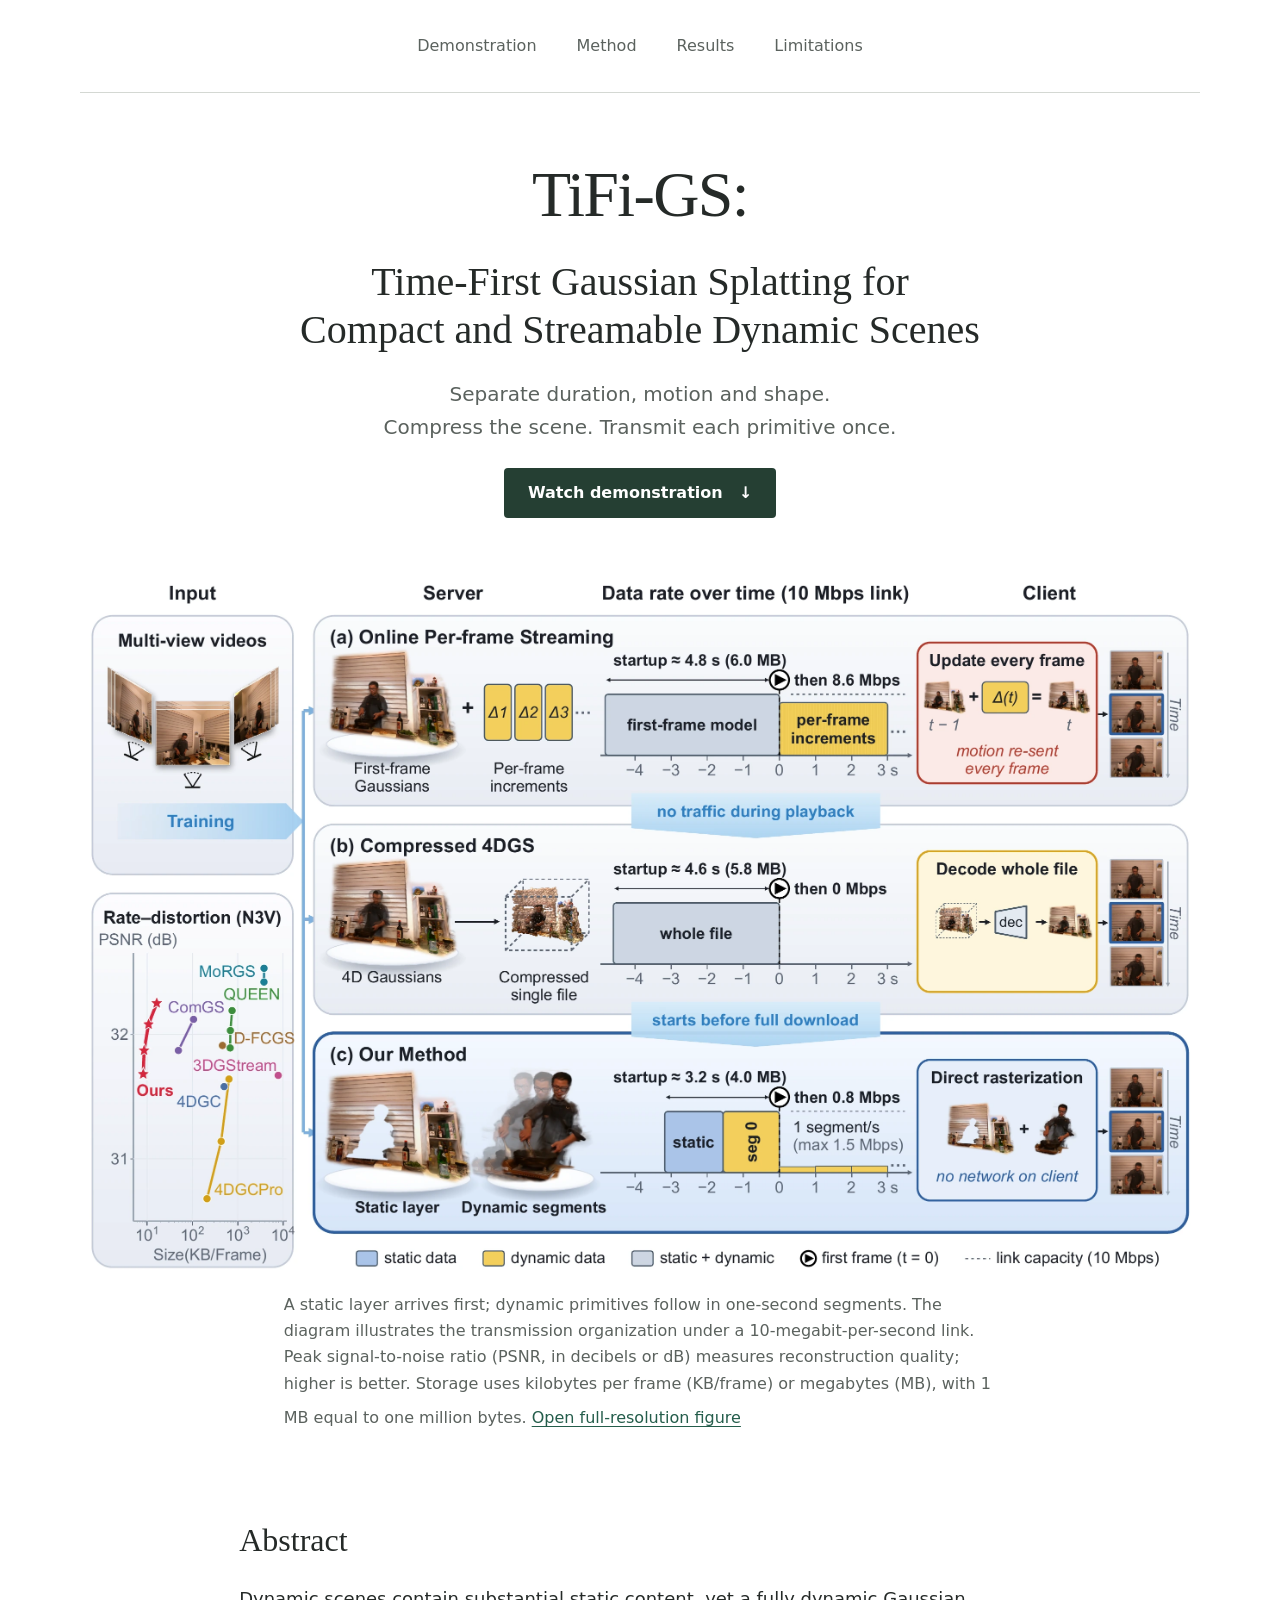
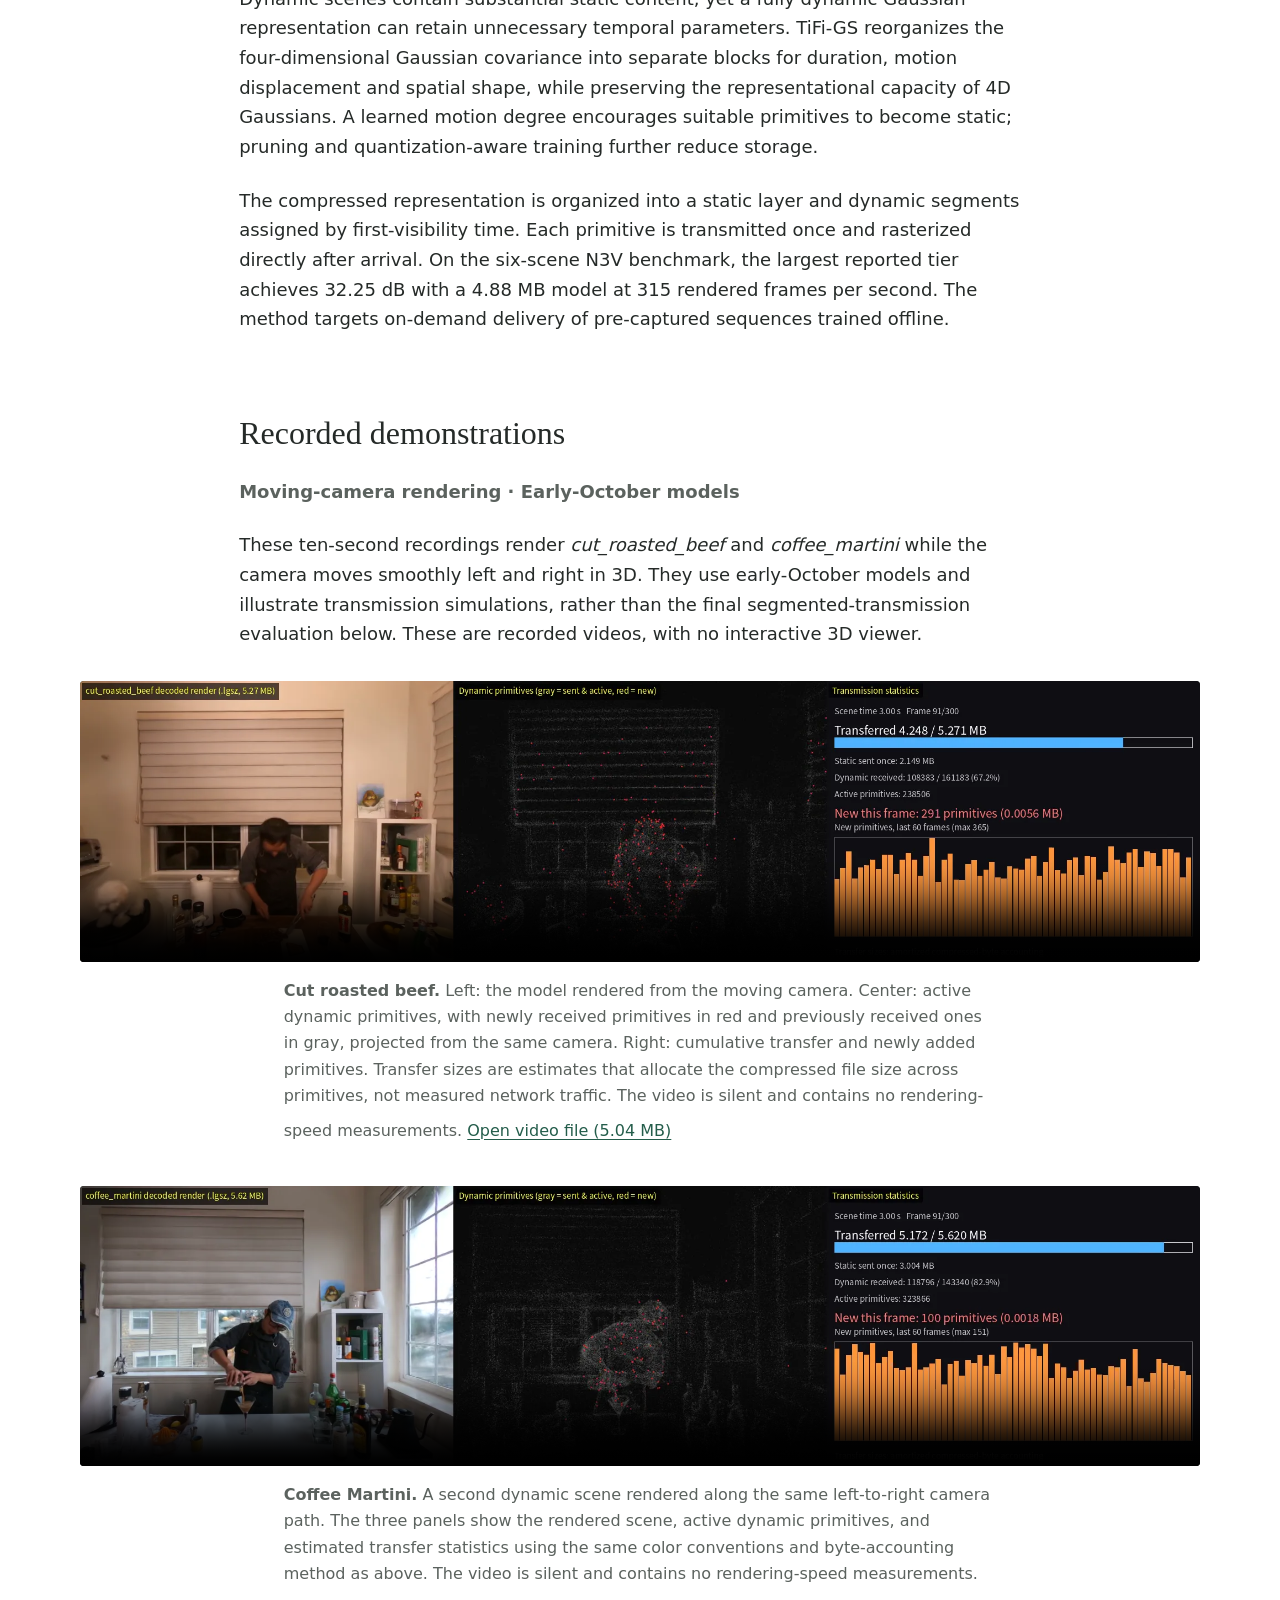
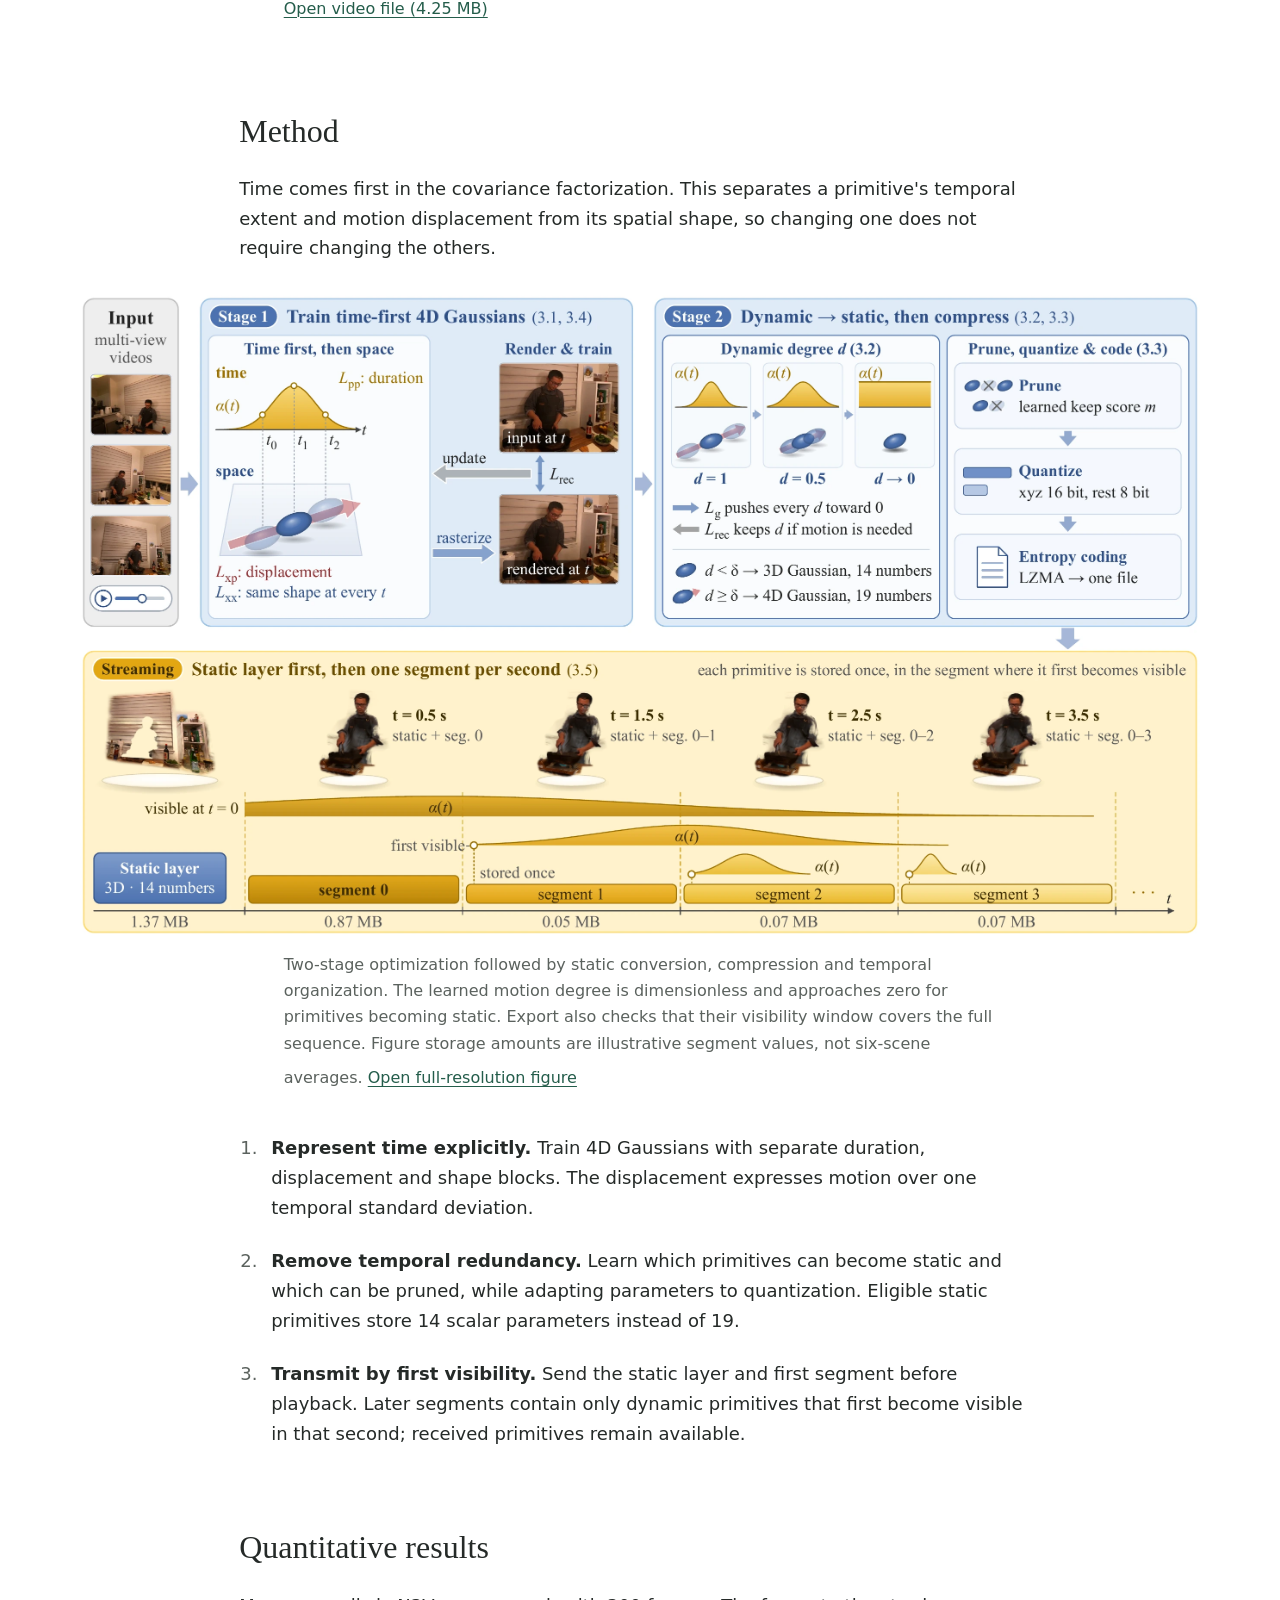
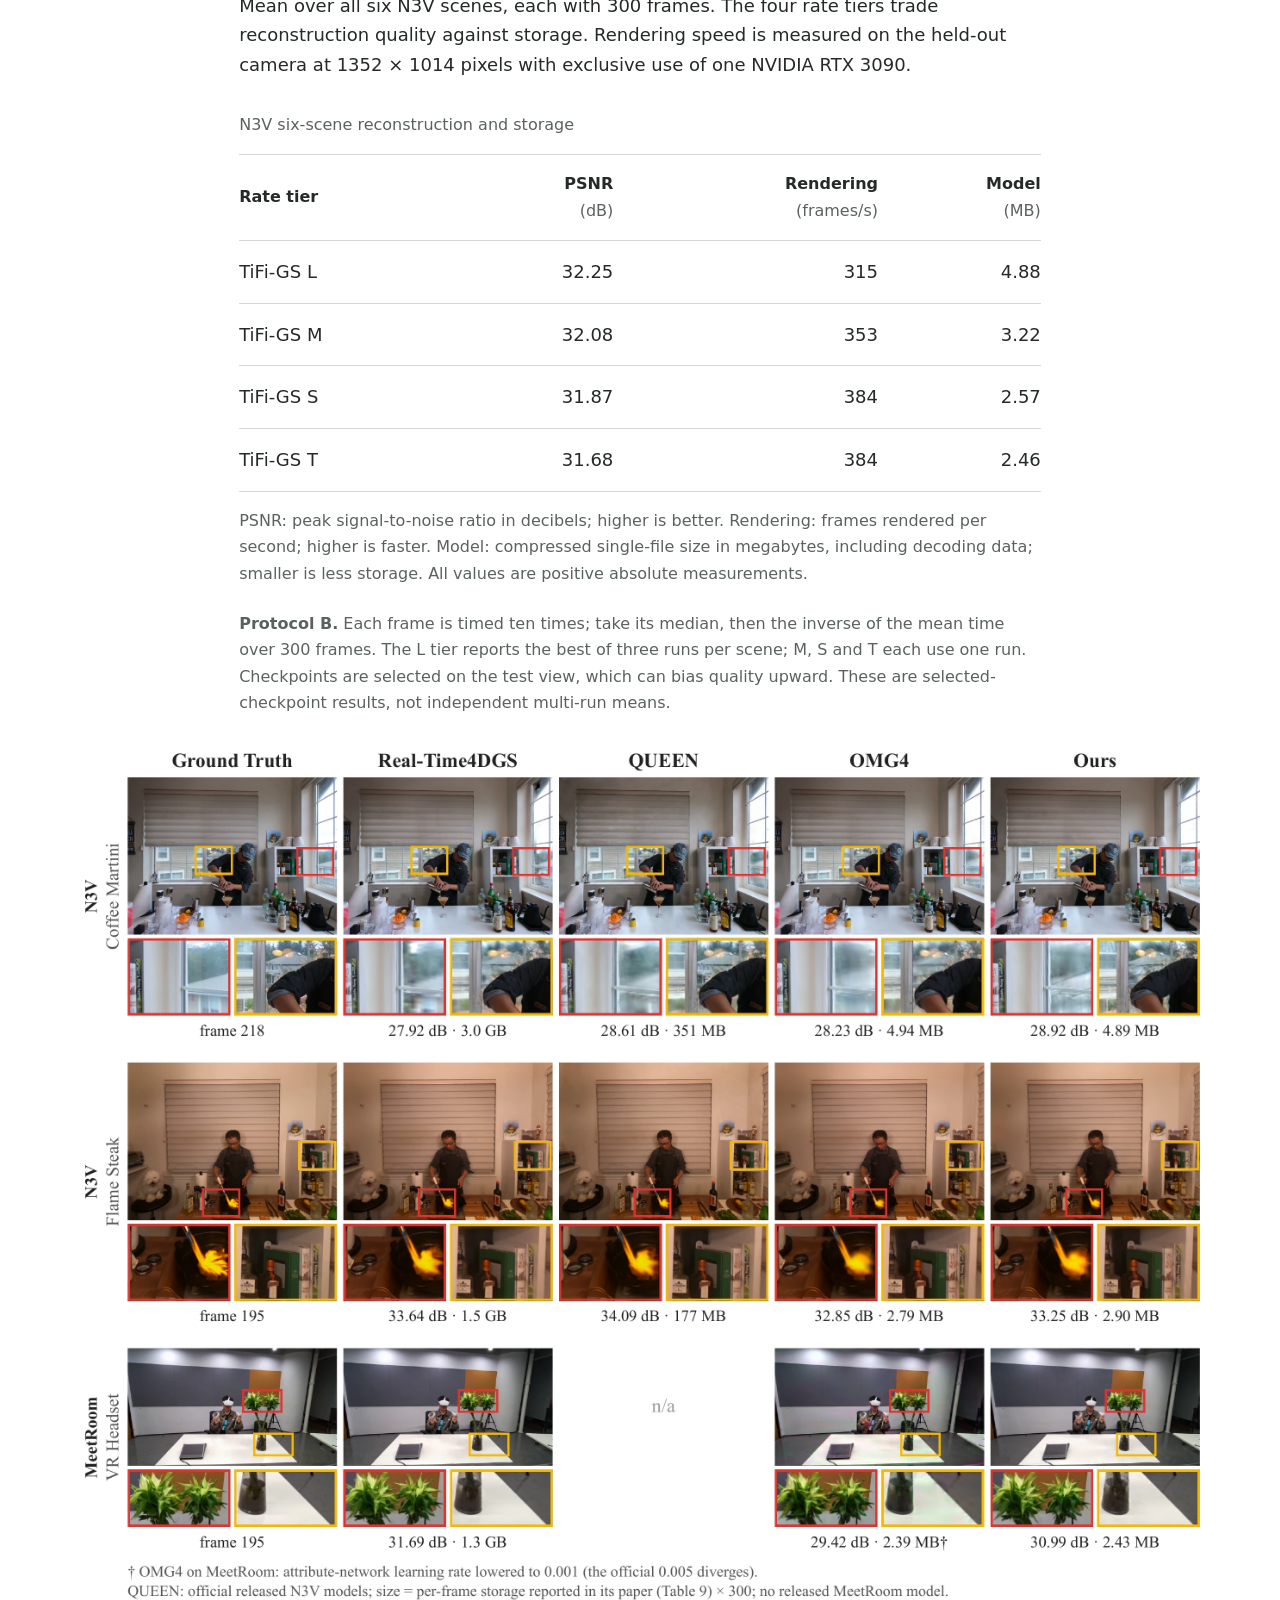
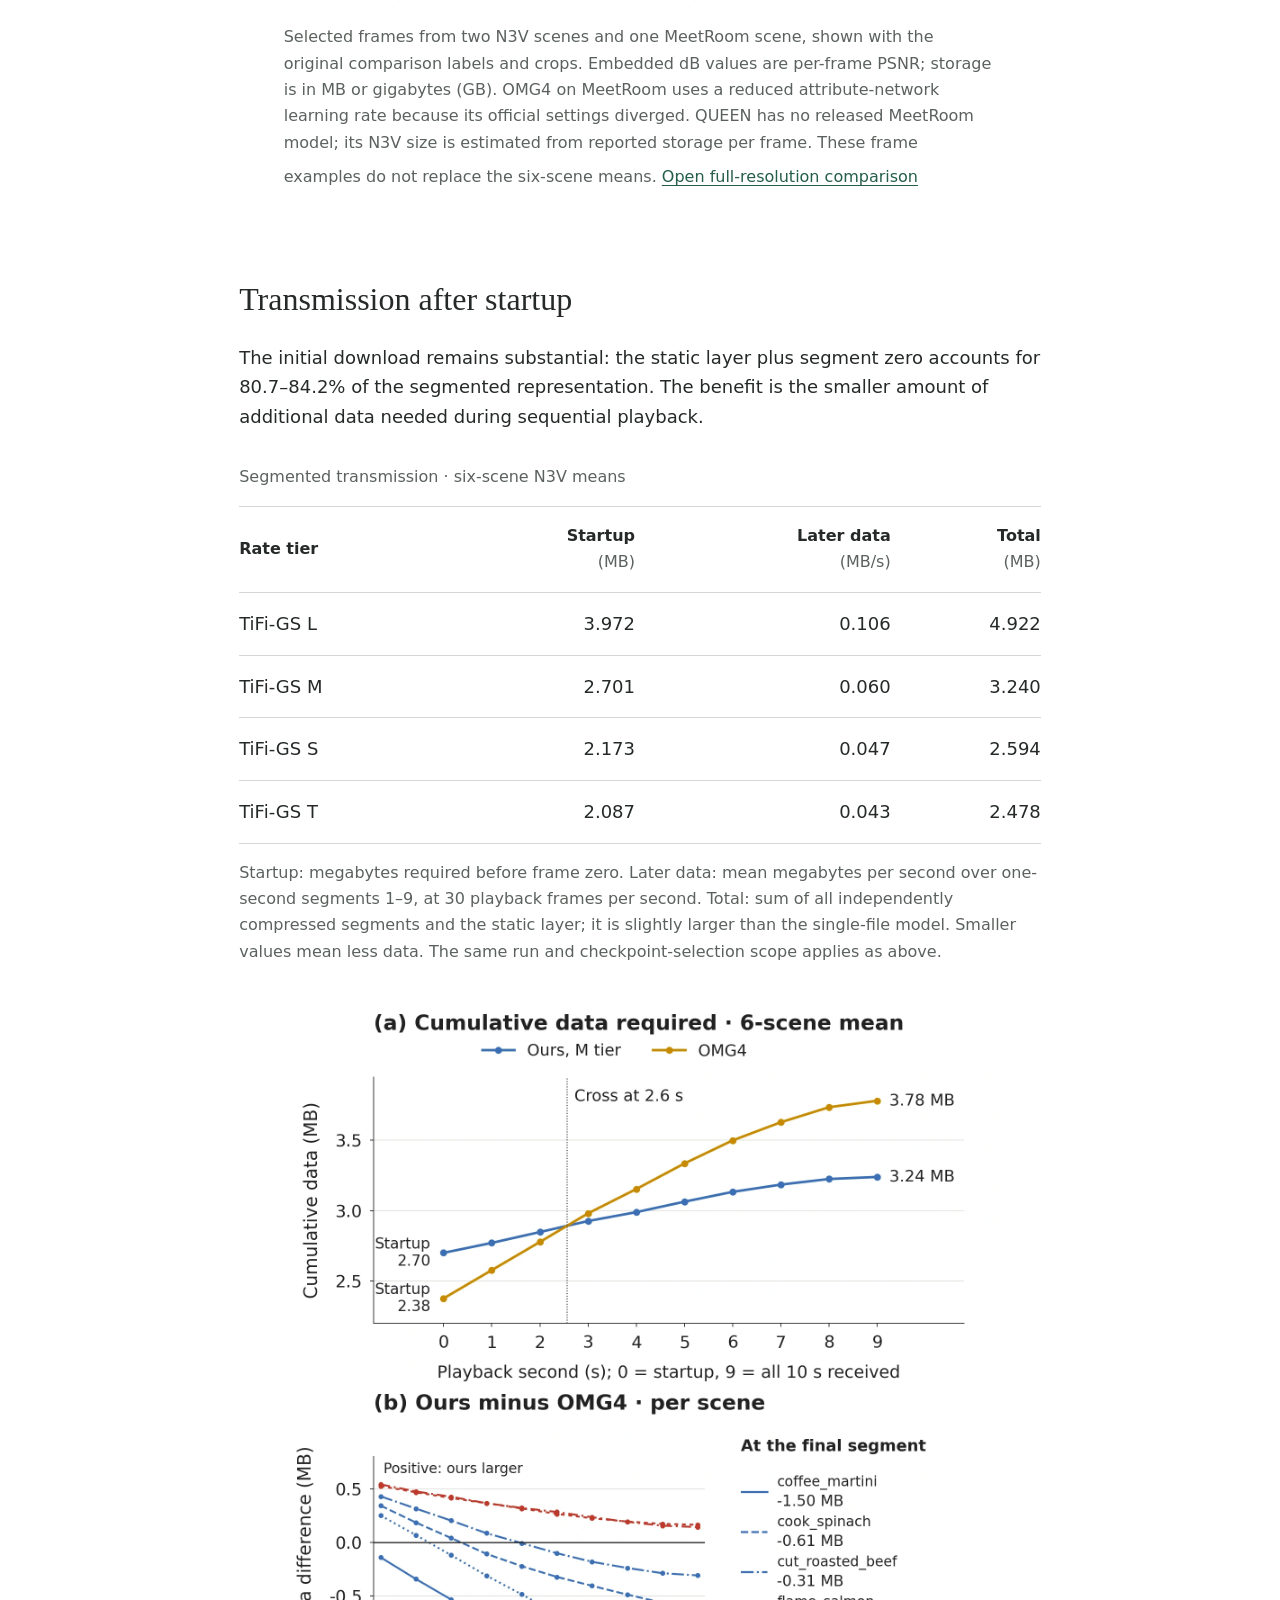
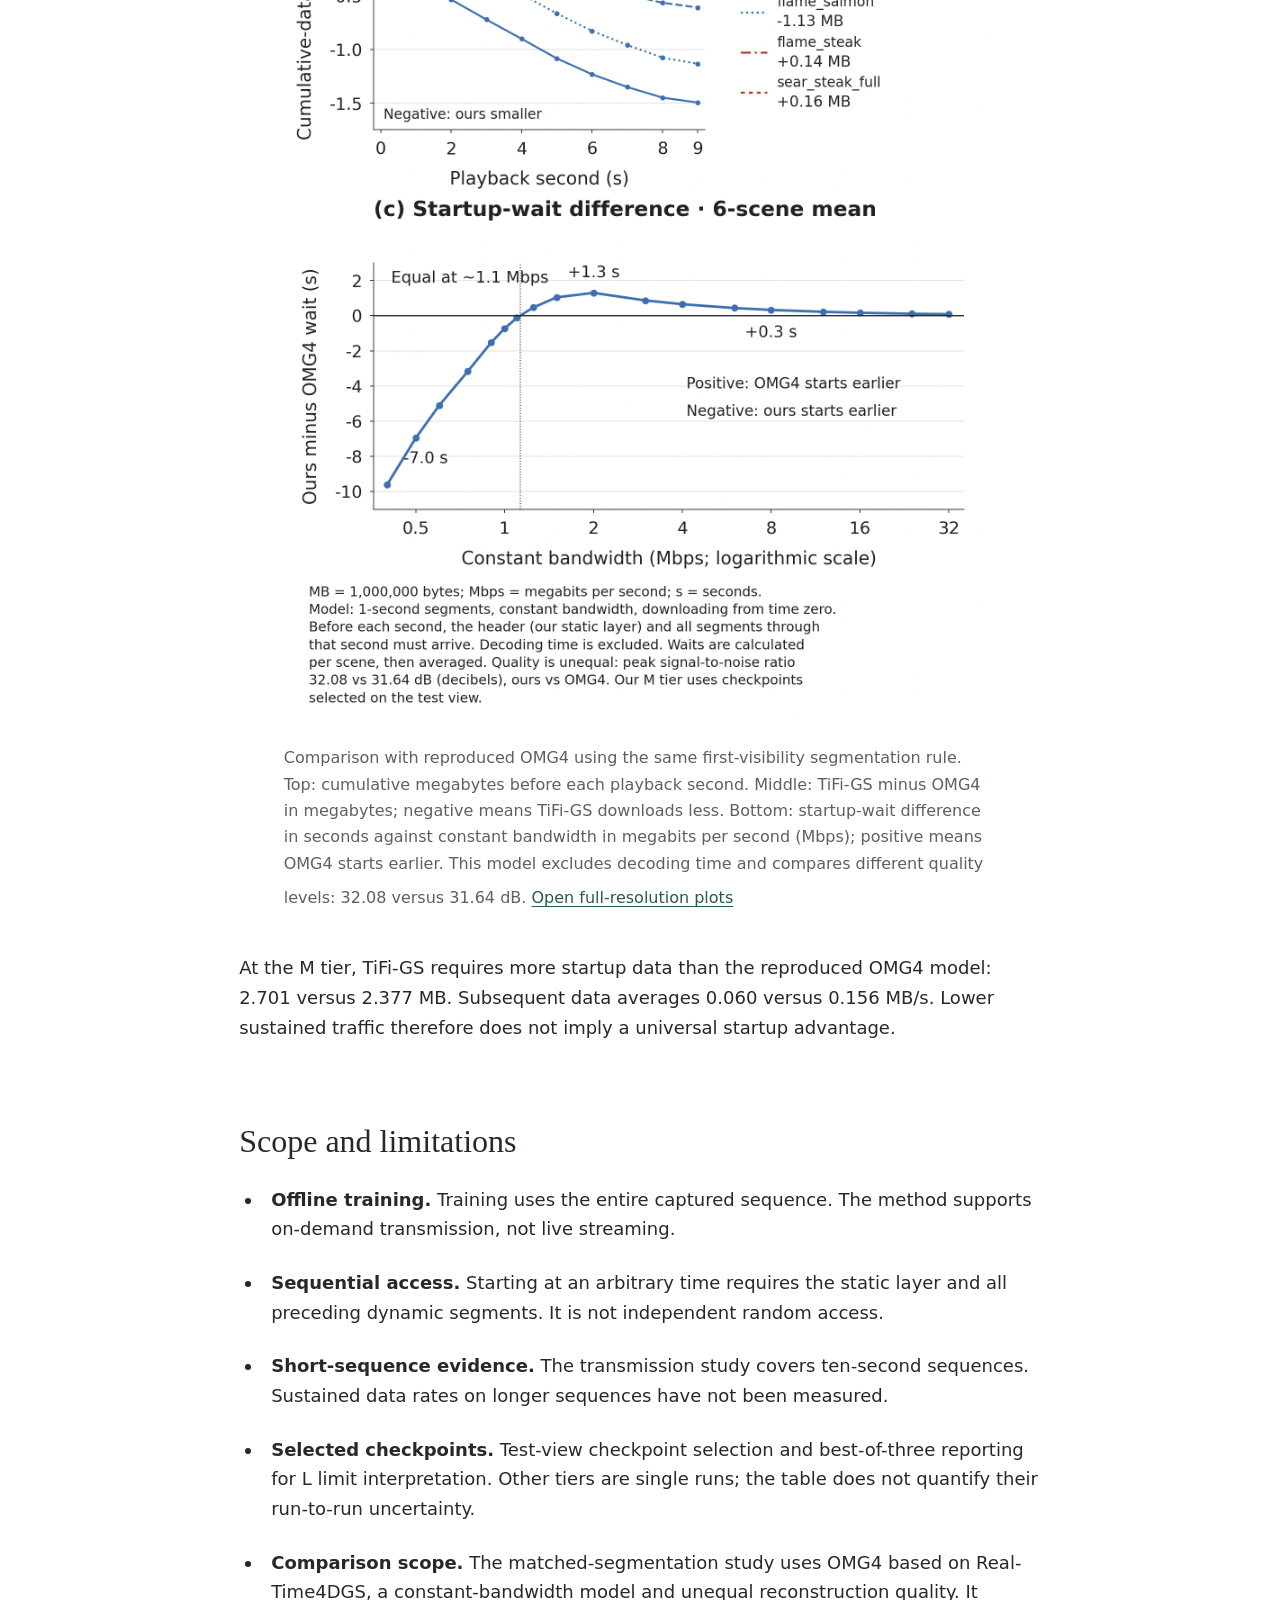
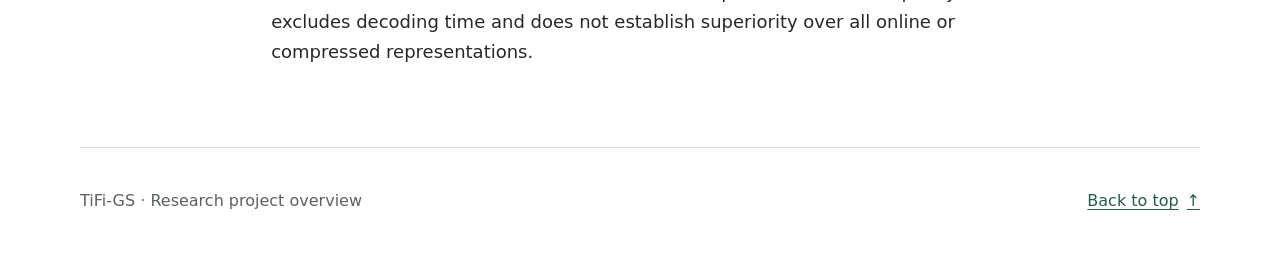
<file: index.html>
<!doctype html>
<html lang="en">
<head>
  <meta charset="utf-8">
  <meta name="viewport" content="width=device-width, initial-scale=1">
  <meta name="color-scheme" content="light">
  <meta name="description" content="TiFi-GS separates duration, motion and shape in 4D Gaussians for compact dynamic scenes and segmented transmission. Method, measured results and an early recorded demonstration.">
  <meta property="og:title" content="TiFi-GS: Time-First Gaussian Splatting for Compact and Streamable Dynamic Scenes">
  <meta property="og:description" content="A time-first representation for compact dynamic scenes. Explore the method, quantitative results and an early recorded demonstration.">
  <meta property="og:type" content="website">
  <title>TiFi-GS: Time-First Gaussian Splatting for Compact and Streamable Dynamic Scenes</title>
  <link rel="icon" href="data:,">
  <link rel="stylesheet" href="styles.css?v=plot-size-v1">
</head>
<body>
  <a class="skip" href="#main">Skip to content</a>
  <nav class="navigation wrap" aria-label="Page sections">
    <a href="#demonstration">Demonstration</a>
    <a href="#method">Method</a>
    <a href="#results">Results</a>
    <a href="#limitations">Limitations</a>
  </nav>
  <main id="main" class="wrap">
    <header class="hero">
      <h1><span class="project-name">TiFi-GS:</span> <span class="project-title">Time-First Gaussian Splatting for Compact and Streamable Dynamic Scenes</span></h1>
      <p class="lead">Separate duration, motion and shape.<br>Compress the scene. Transmit each primitive once.</p>
      <a class="action" href="#demonstration">Watch demonstration <span aria-hidden="true">&#8595;</span></a>
    </header>

    <figure class="teaser">
      <a class="image-link" href="assets/teaser.webp" aria-label="Open the full-resolution teaser figure"><img src="assets/teaser.webp" width="2600" height="1647" fetchpriority="high" alt="Multi-view video input and a rate-distortion plot beside three transmission schemes: per-frame updates, a complete compressed file, and TiFi-GS static data followed by dynamic segments."></a>
      <figcaption>A static layer arrives first; dynamic primitives follow in one-second segments. The diagram illustrates the transmission organization under a 10-megabit-per-second link. Peak signal-to-noise ratio (PSNR, in decibels or dB) measures reconstruction quality; higher is better. Storage uses kilobytes per frame (KB/frame) or megabytes (MB), with 1 MB equal to one million bytes. <a href="assets/teaser.webp">Open full-resolution figure</a></figcaption>
    </figure>

    <section class="reading" aria-labelledby="abstract-title">
      <h2 id="abstract-title">Abstract</h2>
      <p>Dynamic scenes contain substantial static content, yet a fully dynamic Gaussian representation can retain unnecessary temporal parameters. TiFi-GS reorganizes the four-dimensional Gaussian covariance into separate blocks for duration, motion displacement and spatial shape, while preserving the representational capacity of 4D Gaussians. A learned motion degree encourages suitable primitives to become static; pruning and quantization-aware training further reduce storage.</p>
      <p>The compressed representation is organized into a static layer and dynamic segments assigned by first-visibility time. Each primitive is transmitted once and rasterized directly after arrival. On the six-scene N3V benchmark, the largest reported tier achieves 32.25 dB with a 4.88 MB model at 315 rendered frames per second. The method targets on-demand delivery of pre-captured sequences trained offline.</p>
    </section>

    <section id="demonstration" aria-labelledby="demo-title">
      <div class="reading">
        <h2 id="demo-title">Recorded demonstrations</h2>
        <p class="intro">Moving-camera rendering &middot; Early-October models</p>
        <p>These ten-second recordings render <em>cut_roasted_beef</em> and <em>coffee_martini</em> while the camera moves smoothly left and right in 3D. They use early-October models and illustrate transmission simulations, rather than the final segmented-transmission evaluation below. These are recorded videos, with no interactive 3D viewer.</p>
      </div>
      <figure>
        <video controls playsinline preload="metadata" width="2028" height="508" poster="assets/cut-roasted-beef-sway-en-v1.webp" aria-label="Cut roasted beef: moving-camera transmission simulation" aria-describedby="video-description">
          <source src="assets/cut-roasted-beef-sway-en-v1.mp4" type="video/mp4">
          Your browser cannot play this recording. Use the video file link below.
        </video>
        <figcaption id="video-description"><strong>Cut roasted beef.</strong> Left: the model rendered from the moving camera. Center: active dynamic primitives, with newly received primitives in red and previously received ones in gray, projected from the same camera. Right: cumulative transfer and newly added primitives. Transfer sizes are estimates that allocate the compressed file size across primitives, not measured network traffic. The video is silent and contains no rendering-speed measurements. <a href="assets/cut-roasted-beef-sway-en-v1.mp4">Open video file (5.04 MB)</a></figcaption>
      </figure>
      <figure id="demo-coffee-martini">
        <video controls playsinline preload="metadata" width="2028" height="508" poster="assets/coffee-martini-sway-en-v1.webp" aria-label="Coffee Martini: moving-camera transmission simulation" aria-describedby="coffee-video-description">
          <source src="assets/coffee-martini-sway-en-v1.mp4" type="video/mp4">
          Your browser cannot play this recording. Use the video file link below.
        </video>
        <figcaption id="coffee-video-description"><strong>Coffee Martini.</strong> A second dynamic scene rendered along the same left-to-right camera path. The three panels show the rendered scene, active dynamic primitives, and estimated transfer statistics using the same color conventions and byte-accounting method as above. The video is silent and contains no rendering-speed measurements. <a href="assets/coffee-martini-sway-en-v1.mp4">Open video file (4.25 MB)</a></figcaption>
      </figure>
    </section>

    <section id="method" aria-labelledby="method-title">
      <div class="reading">
        <h2 id="method-title">Method</h2>
        <p>Time comes first in the covariance factorization. This separates a primitive's temporal extent and motion displacement from its spatial shape, so changing one does not require changing the others.</p>
      </div>
      <figure>
        <a class="image-link" href="assets/overview.webp" aria-label="Open the full-resolution method figure"><img src="assets/overview.webp" width="2600" height="1487" loading="lazy" alt="TiFi-GS pipeline: train time-first Gaussians, learn static conversion, prune and quantize, then transmit a static layer and first-visibility segments."></a>
        <figcaption>Two-stage optimization followed by static conversion, compression and temporal organization. The learned motion degree is dimensionless and approaches zero for primitives becoming static. Export also checks that their visibility window covers the full sequence. Figure storage amounts are illustrative segment values, not six-scene averages. <a href="assets/overview.webp">Open full-resolution figure</a></figcaption>
      </figure>
      <ol class="method-list reading">
        <li><strong>Represent time explicitly.</strong> Train 4D Gaussians with separate duration, displacement and shape blocks. The displacement expresses motion over one temporal standard deviation.</li>
        <li><strong>Remove temporal redundancy.</strong> Learn which primitives can become static and which can be pruned, while adapting parameters to quantization. Eligible static primitives store 14 scalar parameters instead of 19.</li>
        <li><strong>Transmit by first visibility.</strong> Send the static layer and first segment before playback. Later segments contain only dynamic primitives that first become visible in that second; received primitives remain available.</li>
      </ol>
    </section>

    <section id="results" aria-labelledby="results-title">
      <div class="reading">
        <h2 id="results-title">Quantitative results</h2>
        <p>Mean over all six N3V scenes, each with 300 frames. The four rate tiers trade reconstruction quality against storage. Rendering speed is measured on the held-out camera at 1352 &times; 1014 pixels with exclusive use of one NVIDIA RTX 3090.</p>
      </div>
      <div class="table-block reading">
        <table>
          <caption>N3V six-scene reconstruction and storage</caption>
          <thead><tr><th scope="col">Rate tier</th><th scope="col">PSNR<br><span>(dB)</span></th><th scope="col">Rendering<br><span>(frames/s)</span></th><th scope="col">Model<br><span>(MB)</span></th></tr></thead>
          <tbody>
            <tr><th scope="row">TiFi-GS L</th><td>32.25</td><td>315</td><td>4.88</td></tr>
            <tr><th scope="row">TiFi-GS M</th><td>32.08</td><td>353</td><td>3.22</td></tr>
            <tr><th scope="row">TiFi-GS S</th><td>31.87</td><td>384</td><td>2.57</td></tr>
            <tr><th scope="row">TiFi-GS T</th><td>31.68</td><td>384</td><td>2.46</td></tr>
          </tbody>
        </table>
        <p class="note">PSNR: peak signal-to-noise ratio in decibels; higher is better. Rendering: frames rendered per second; higher is faster. Model: compressed single-file size in megabytes, including decoding data; smaller is less storage. All values are positive absolute measurements.</p>
        <p class="note"><strong>Protocol B.</strong> Each frame is timed ten times; take its median, then the inverse of the mean time over 300 frames. The L tier reports the best of three runs per scene; M, S and T each use one run. Checkpoints are selected on the test view, which can bias quality upward. These are selected-checkpoint results, not independent multi-run means.</p>
      </div>
      <figure>
        <a class="image-link" href="assets/qualitative.webp" aria-label="Open the full-resolution qualitative comparison"><img src="assets/qualitative.webp" width="2600" height="1996" loading="lazy" alt="Ground truth and matching views from Real-Time4DGS, QUEEN, OMG4 and TiFi-GS, with enlarged crops for Coffee Martini, Flame Steak and a MeetRoom headset scene."></a>
        <figcaption>Selected frames from two N3V scenes and one MeetRoom scene, shown with the original comparison labels and crops. Embedded dB values are per-frame PSNR; storage is in MB or gigabytes (GB). OMG4 on MeetRoom uses a reduced attribute-network learning rate because its official settings diverged. QUEEN has no released MeetRoom model; its N3V size is estimated from reported storage per frame. These frame examples do not replace the six-scene means. <a href="assets/qualitative.webp">Open full-resolution comparison</a></figcaption>
      </figure>
    </section>

    <section id="transmission" aria-labelledby="transmission-title">
      <div class="reading">
        <h2 id="transmission-title">Transmission after startup</h2>
        <p>The initial download remains substantial: the static layer plus segment zero accounts for 80.7&ndash;84.2% of the segmented representation. The benefit is the smaller amount of additional data needed during sequential playback.</p>
      </div>
      <div class="table-block reading">
        <table>
          <caption>Segmented transmission &middot; six-scene N3V means</caption>
          <thead><tr><th scope="col">Rate tier</th><th scope="col">Startup<br><span>(MB)</span></th><th scope="col">Later data<br><span>(MB/s)</span></th><th scope="col">Total<br><span>(MB)</span></th></tr></thead>
          <tbody>
            <tr><th scope="row">TiFi-GS L</th><td>3.972</td><td>0.106</td><td>4.922</td></tr>
            <tr><th scope="row">TiFi-GS M</th><td>2.701</td><td>0.060</td><td>3.240</td></tr>
            <tr><th scope="row">TiFi-GS S</th><td>2.173</td><td>0.047</td><td>2.594</td></tr>
            <tr><th scope="row">TiFi-GS T</th><td>2.087</td><td>0.043</td><td>2.478</td></tr>
          </tbody>
        </table>
        <p class="note">Startup: megabytes required before frame zero. Later data: mean megabytes per second over one-second segments 1&ndash;9, at 30 playback frames per second. Total: sum of all independently compressed segments and the static layer; it is slightly larger than the single-file model. Smaller values mean less data. The same run and checkpoint-selection scope applies as above.</p>
      </div>
      <figure>
        <a class="image-link" href="assets/cumdl.webp?v=readable-v2" aria-label="Open the full-resolution cumulative download plots"><img src="assets/cumdl.webp?v=readable-v2" width="1600" height="2960" loading="lazy" alt="Three vertically stacked plots comparing TiFi-GS M and OMG4 under matched segmentation: cumulative downloads cross at about 2.6 seconds; TiFi-GS uses less total data in four of six scenes; startup advantage depends on bandwidth."></a>
        <figcaption>Comparison with reproduced OMG4 using the same first-visibility segmentation rule. Top: cumulative megabytes before each playback second. Middle: TiFi-GS minus OMG4 in megabytes; negative means TiFi-GS downloads less. Bottom: startup-wait difference in seconds against constant bandwidth in megabits per second (Mbps); positive means OMG4 starts earlier. This model excludes decoding time and compares different quality levels: 32.08 versus 31.64 dB. <a href="assets/cumdl.webp?v=readable-v2">Open full-resolution plots</a></figcaption>
      </figure>
      <p class="reading">At the M tier, TiFi-GS requires more startup data than the reproduced OMG4 model: 2.701 versus 2.377 MB. Subsequent data averages 0.060 versus 0.156 MB/s. Lower sustained traffic therefore does not imply a universal startup advantage.</p>
    </section>

    <section id="limitations" class="reading" aria-labelledby="limitations-title">
      <h2 id="limitations-title">Scope and limitations</h2>
      <ul class="limitations-list">
        <li><strong>Offline training.</strong> Training uses the entire captured sequence. The method supports on-demand transmission, not live streaming.</li>
        <li><strong>Sequential access.</strong> Starting at an arbitrary time requires the static layer and all preceding dynamic segments. It is not independent random access.</li>
        <li><strong>Short-sequence evidence.</strong> The transmission study covers ten-second sequences. Sustained data rates on longer sequences have not been measured.</li>
        <li><strong>Selected checkpoints.</strong> Test-view checkpoint selection and best-of-three reporting for L limit interpretation. Other tiers are single runs; the table does not quantify their run-to-run uncertainty.</li>
        <li><strong>Comparison scope.</strong> The matched-segmentation study uses OMG4 based on Real-Time4DGS, a constant-bandwidth model and unequal reconstruction quality. It excludes decoding time and does not establish superiority over all online or compressed representations.</li>
      </ul>
    </section>
    <footer>
      <p>TiFi-GS &middot; Research project overview</p>
      <a href="#main">Back to top <span aria-hidden="true">&#8593;</span></a>
    </footer>
  </main>
</body>
</html>
</file>
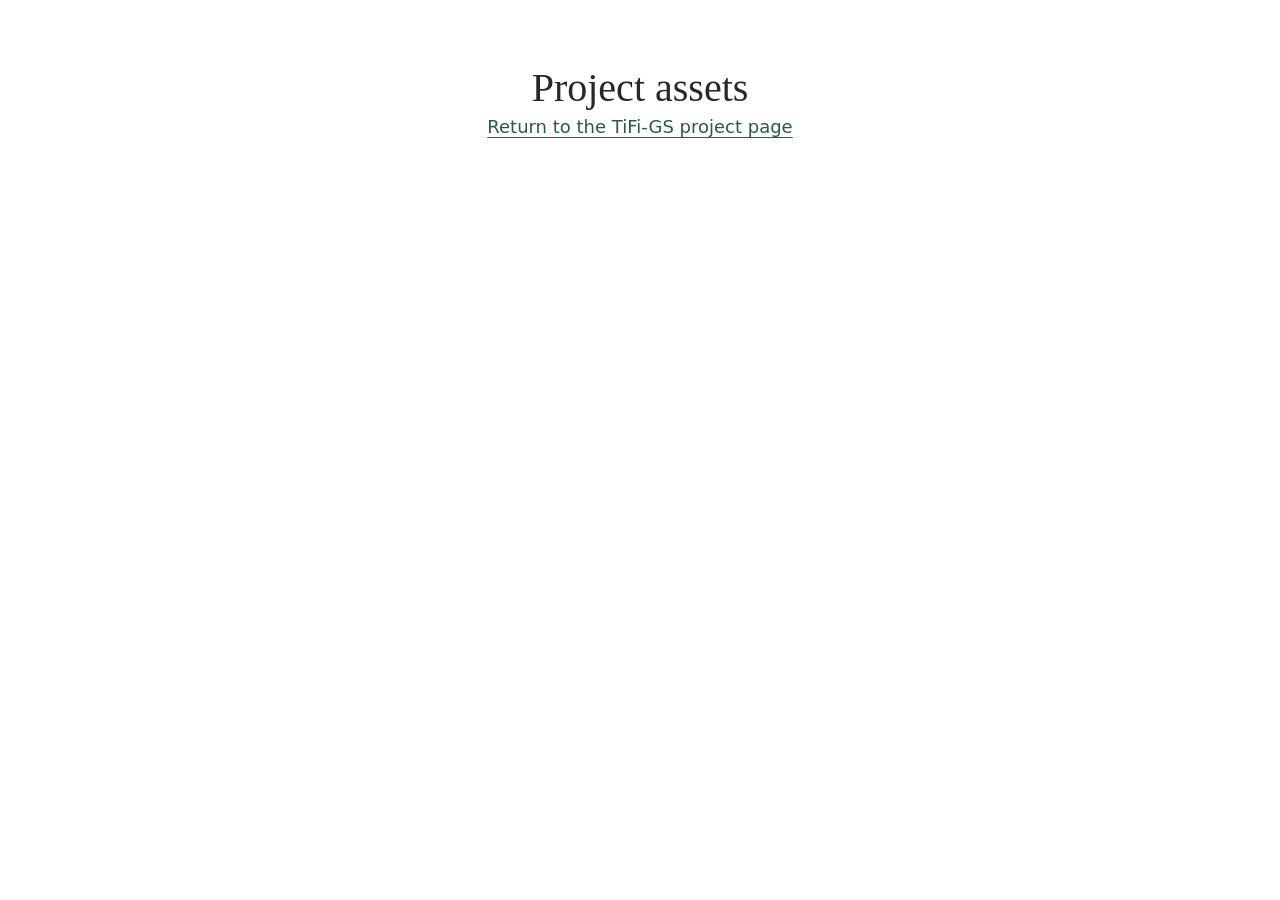
<file: assets/index.html>
<!doctype html>
<html lang="en">
<head><meta charset="utf-8"><meta name="viewport" content="width=device-width,initial-scale=1"><meta name="robots" content="noindex"><title>Project assets</title><link rel="stylesheet" href="../styles.css"></head>
<body><main class="wrap hero"><h1 class="project-title">Project assets</h1><p><a href="../index.html">Return to the TiFi-GS project page</a></p></main></body>
</html>
</file>
<file: styles.css>
:root {
  color-scheme: only light;
  --canvas: #ffffff;
  --ink: #252a28;
  --muted: #5b625e;
  --line: #d4d8d3;
  --link: #245d4b;
  --action: #253f33;
  --action-ink: #ffffff;
  --hover: #e6ede7;
  --selection: #d6e8dd;
  --media: #ffffff;
  --s1: 4px;
  --s2: 8px;
  --s3: 12px;
  --s4: 16px;
  --s6: 24px;
  --s8: 32px;
  --s12: 48px;
  --s16: 64px;
  --s20: 80px;
  --wide: 1120px;
  --plot-width: 720px;
  --reading: 70ch;
  --title: 960px;
  --display: 64px;
  --title-size: 40px;
  --heading: 32px;
  --body: 18px;
  --lead: 20px;
  --small: 16px;
  --radius: 4px;
  --hairline: 1px;
  --ring: 2px;
  --target: 44px;
  --serif: Georgia, "Times New Roman", serif;
  --sans: system-ui, sans-serif;
}
* { box-sizing: border-box; }
html { scrollbar-color: var(--muted) var(--canvas); scroll-padding-block: var(--s6); }
body { margin: 0; background: var(--canvas); color: var(--ink); font-family: var(--sans); font-size: var(--body); line-height: 1.65; overflow-wrap: break-word; }
::selection { color: var(--ink); background: var(--selection); }
a { color: var(--link); text-underline-offset: .2em; text-decoration-thickness: var(--hairline); }
a:hover { text-decoration-thickness: var(--ring); }
a:active { color: var(--ink); }
:focus-visible { outline: var(--ring) solid var(--link); outline-offset: var(--s1); }
.wrap { width: min(var(--wide), calc(100% - var(--s12) * 2)); margin-inline: auto; }
.reading { max-width: var(--reading); margin-inline: auto; }
.navigation { display: flex; flex-wrap: wrap; justify-content: center; gap: var(--s2) var(--s6); padding-block: var(--s6); border-bottom: var(--hairline) solid var(--line); }
.navigation a { display: inline-flex; align-items: center; min-height: var(--target); padding: var(--s2); font-size: var(--small); color: var(--muted); text-decoration: none; }
.navigation a:hover, .navigation a:active { color: var(--ink); background: var(--hover); }
.skip { position: absolute; inset-inline-start: var(--s4); inset-block-start: var(--s4); z-index: 1; padding: var(--s3) var(--s4); background: var(--action); color: var(--action-ink); transform: translateY(-200%); }
.skip:focus { transform: none; }
.hero { max-width: var(--title); margin-inline: auto; text-align: center; padding-block: var(--s16) var(--s12); }
h1, h2 { font-family: var(--serif); font-weight: 400; line-height: 1.2; }
h1 { margin: 0; }
.project-name { display: block; font-size: var(--display); letter-spacing: -.025em; margin-block-end: var(--s6); }
.project-title { display: block; font-size: var(--title-size); text-wrap: balance; }
.lead { margin-block: var(--s6); color: var(--muted); font-size: var(--lead); }
.action { display: inline-flex; align-items: center; justify-content: center; gap: var(--s4); min-height: var(--target); padding: var(--s3) var(--s6); background: var(--action); color: var(--action-ink); border-radius: var(--radius); font-size: var(--small); font-weight: 600; text-decoration: none; }
.action:hover { opacity: .88; }
.action:active { opacity: .75; color: var(--action-ink); }
section { margin-block-start: var(--s20); scroll-margin-block-start: var(--s6); }
h2 { margin-block: 0 var(--s6); font-size: var(--heading); }
p { margin-block: 0 var(--s6); }
p:last-child { margin-block-end: 0; }
.intro { color: var(--muted); font-weight: 600; }
figure { margin: var(--s8) 0 0; }
.teaser { margin-block-start: 0; }
.image-link { display: block; border-radius: var(--radius); background: var(--media); }
img { display: block; width: 100%; height: auto; border-radius: var(--radius); }
figcaption { max-width: var(--reading); margin: var(--s4) auto 0; font-size: var(--small); color: var(--muted); }
figcaption a { display: inline-block; min-height: var(--target); padding-block: var(--s2); }
video { display: block; width: 100%; height: auto; aspect-ratio: 2028 / 508; background: var(--ink); border-radius: var(--radius); }
.method-list { margin-block-start: var(--s8); padding-inline-start: var(--s6); }
.method-list li, .limitations-list li { padding-inline-start: var(--s2); margin-block-end: var(--s6); }
.method-list li::marker { color: var(--muted); }
strong { font-weight: 650; }
.table-block { margin-block: var(--s8); }
table { width: 100%; border-collapse: collapse; font-variant-numeric: tabular-nums; font-size: var(--body); }
caption { text-align: start; padding-block-end: var(--s4); color: var(--muted); font-size: var(--small); }
th, td { border-bottom: var(--hairline) solid var(--line); padding: var(--s4) var(--s3); text-align: end; vertical-align: middle; }
th:first-child { text-align: start; padding-inline-start: 0; }
th:last-child, td:last-child { padding-inline-end: 0; }
thead th { font-size: var(--small); font-weight: 600; border-top: var(--hairline) solid var(--line); }
thead span { color: var(--muted); font-weight: 400; }
tbody th { font-weight: 500; }
.note { font-size: var(--small); color: var(--muted); margin-block-start: var(--s4); }
#transmission > .reading:last-child { margin-block-start: var(--s8); }
#transmission > figure { max-width: var(--plot-width); margin-inline: auto; }
.limitations-list { margin: 0; padding-inline-start: var(--s6); }
footer { display: flex; flex-wrap: wrap; gap: var(--s4); justify-content: space-between; align-items: center; margin-block-start: var(--s20); border-top: var(--hairline) solid var(--line); padding-block: var(--s8); font-size: var(--small); color: var(--muted); }
footer p { margin: 0; }
footer a { display: inline-flex; align-items: center; min-height: var(--target); gap: var(--s2); }
@media (max-width: 640px) {
  :root { --display: 48px; --title-size: 24px; --heading: 28px; --small: 18px; }
  .wrap { width: calc(100% - var(--s6) * 2); }
  .navigation { gap: 0 var(--s2); padding-block: var(--s4); }
  .hero { padding-block: var(--s12) var(--s8); }
  .project-name { margin-block-end: var(--s4); }
  section { margin-block-start: var(--s12); }
  th, td { padding: var(--s3) var(--s1); }
  table { font-size: var(--small); }
  thead th { font-size: var(--small); overflow-wrap: anywhere; }
  tbody th { max-width: 5ch; }
  footer { margin-block-start: var(--s12); }
}
</file>
